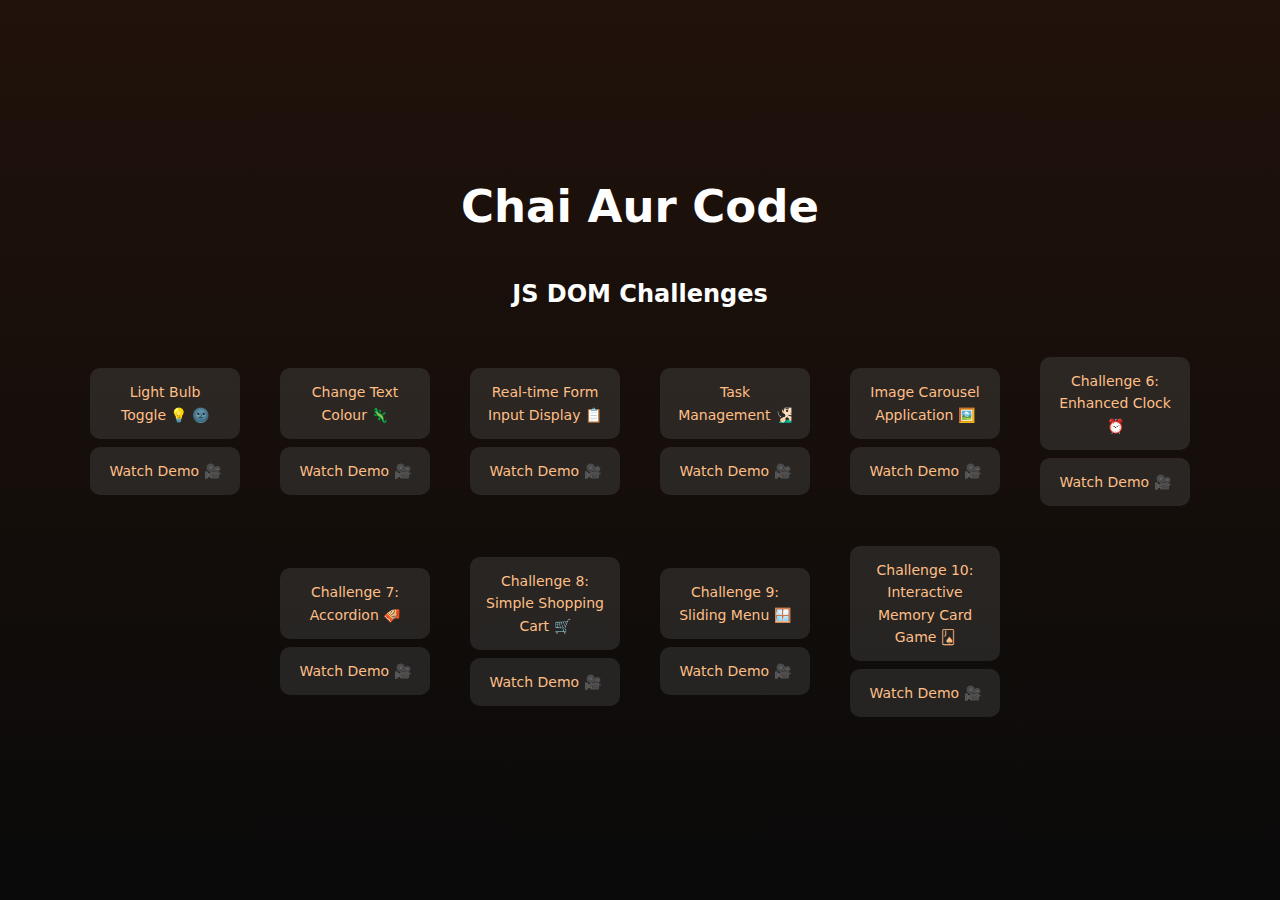
<file: index.html>
<!DOCTYPE html>
<html lang="en">

<head>
  <meta charset="UTF-8" />
  <meta name="viewport" content="width=device-width, initial-scale=1.0" />
  <title>JS DOM Challenges</title>
  <link rel="stylesheet" href="style.css" />
</head>

<body>
  <main class="main">
    <h1 class="heading">Chai Aur Code</h1>
    <h2>JS DOM Challenges</h2>

    <div class="btns">
      <div class="btn-group">
        <a href="./challenge-1/index.html">Light Bulb Toggle 💡 🌚</a>
        <a href="https://vimeo.com/1058105858" target="_blank" class="demo-link">Watch Demo 🎥</a>
      </div>

      <div class="btn-group">
        <a href="./challenge-2/index.html">Change Text Colour 🦎</a>
        <a href="https://vimeo.com/1058105879" target="_blank" class="demo-link">Watch Demo 🎥</a>
      </div>

      <div class="btn-group">
        <a href="./challenge-3/index.html">Real-time Form Input Display 📋</a>
        <a href="https://vimeo.com/1058105893" target="_blank" class="demo-link">Watch Demo 🎥</a>
      </div>

      <div class="btn-group">
        <a href="./challenge-4/index.html">Task Management 🧏🏻‍♂️</a>
        <a href="https://vimeo.com/1058105921" target="_blank" class="demo-link">Watch Demo 🎥</a>
      </div>

      <div class="btn-group">
        <a href="./challenge-5/index.html">Image Carousel Application 🖼️</a>
        <a href="https://vimeo.com/1058105933" target="_blank" class="demo-link">Watch Demo 🎥</a>
      </div>

      <div class="btn-group">
        <a href="./challenge-6/index.html">Challenge 6: Enhanced Clock ⏰</a>
        <a href="https://vimeo.com/1058699191" target="_blank" class="demo-link">Watch Demo 🎥</a>
      </div>

      <div class="btn-group">
        <a href="./challenge-7/index.html">Challenge 7: Accordion 🪗</a>
        <a href="https://vimeo.com/1058699234" target="_blank" class="demo-link">Watch Demo 🎥</a>
      </div>

      <div class="btn-group">
        <a href="./challenge-8/index.html">Challenge 8: Simple Shopping Cart 🛒</a>
        <a href="https://vimeo.com/1058699266" target="_blank" class="demo-link">Watch Demo 🎥</a>
      </div>

      <div class="btn-group">
        <a href="./challenge-9/index.html">Challenge 9: Sliding Menu 🪟</a>
        <a href="https://vimeo.com/1058699308" target="_blank" class="demo-link">Watch Demo 🎥</a>
      </div>

      <div class="btn-group">
        <a href="./challenge-10/index.html">Challenge 10: Interactive Memory Card Game 🂫</a>
        <a href="https://vimeo.com/1058699351" target="_blank" class="demo-link">Watch Demo 🎥</a>
      </div>
    </div>
  </main>
</body>

</html>
</file>
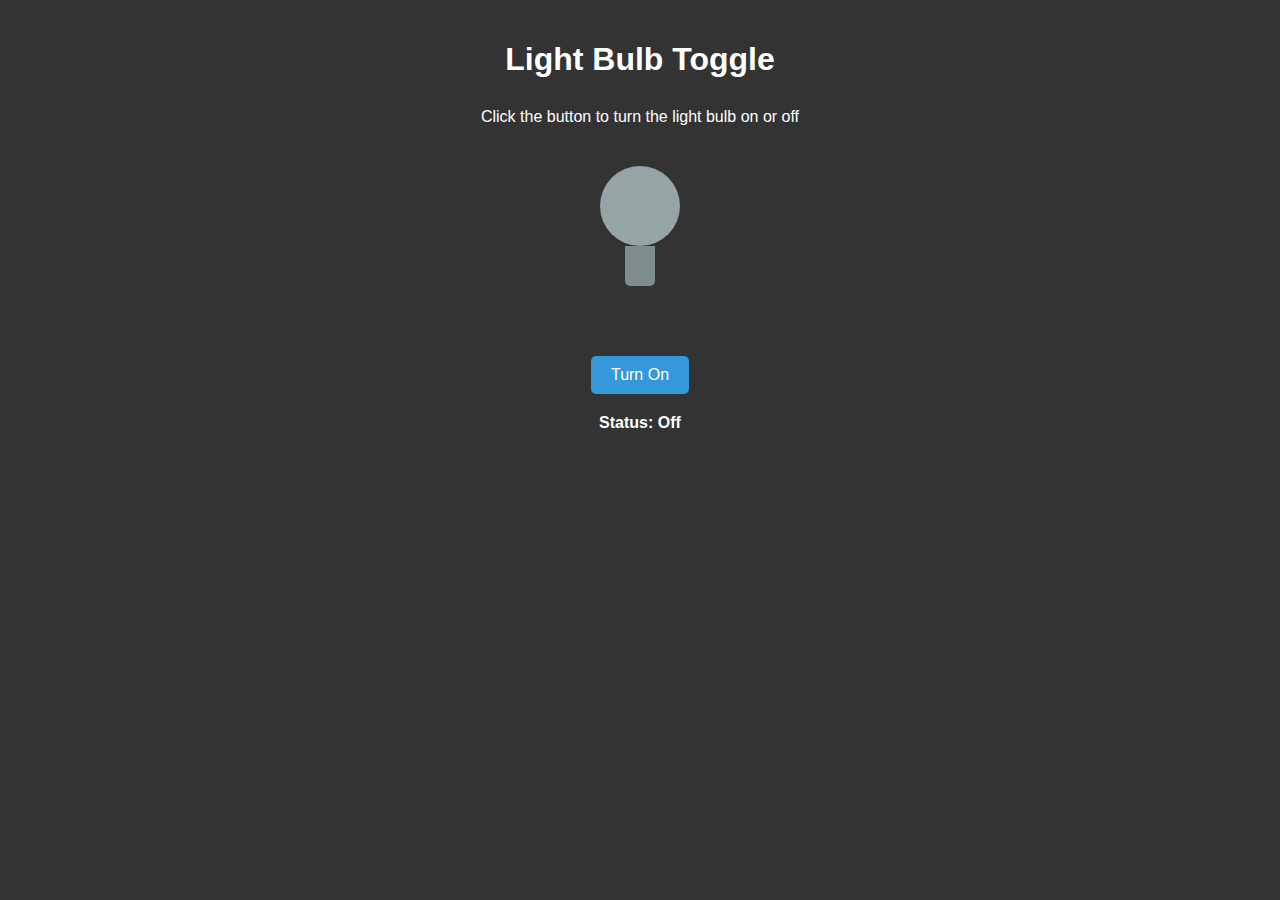
<file: challenge-1/index.html>
<!DOCTYPE html>
<html lang="en">
  <head>
    <meta charset="UTF-8" />
    <meta name="viewport" content="width=device-width, initial-scale=1.0" />
    <title>Light Bulb Toggle</title>
    <link rel="stylesheet" href="style.css" />
  </head>
  <body id="body" class="dark-mode">
    <h1>Light Bulb Toggle</h1>
    <p>Click the button to turn the light bulb on or off</p>

    <div class="bulb-container">
      <div id="bulb" class="bulb"></div>
      <div class="bulb-base"></div>
    </div>

    <button id="toggleButton">Turn On</button>

    <p id="status" class="switch-status">Status: Off</p>

    <script src="app.js"></script>
  </body>
</html>
</file>
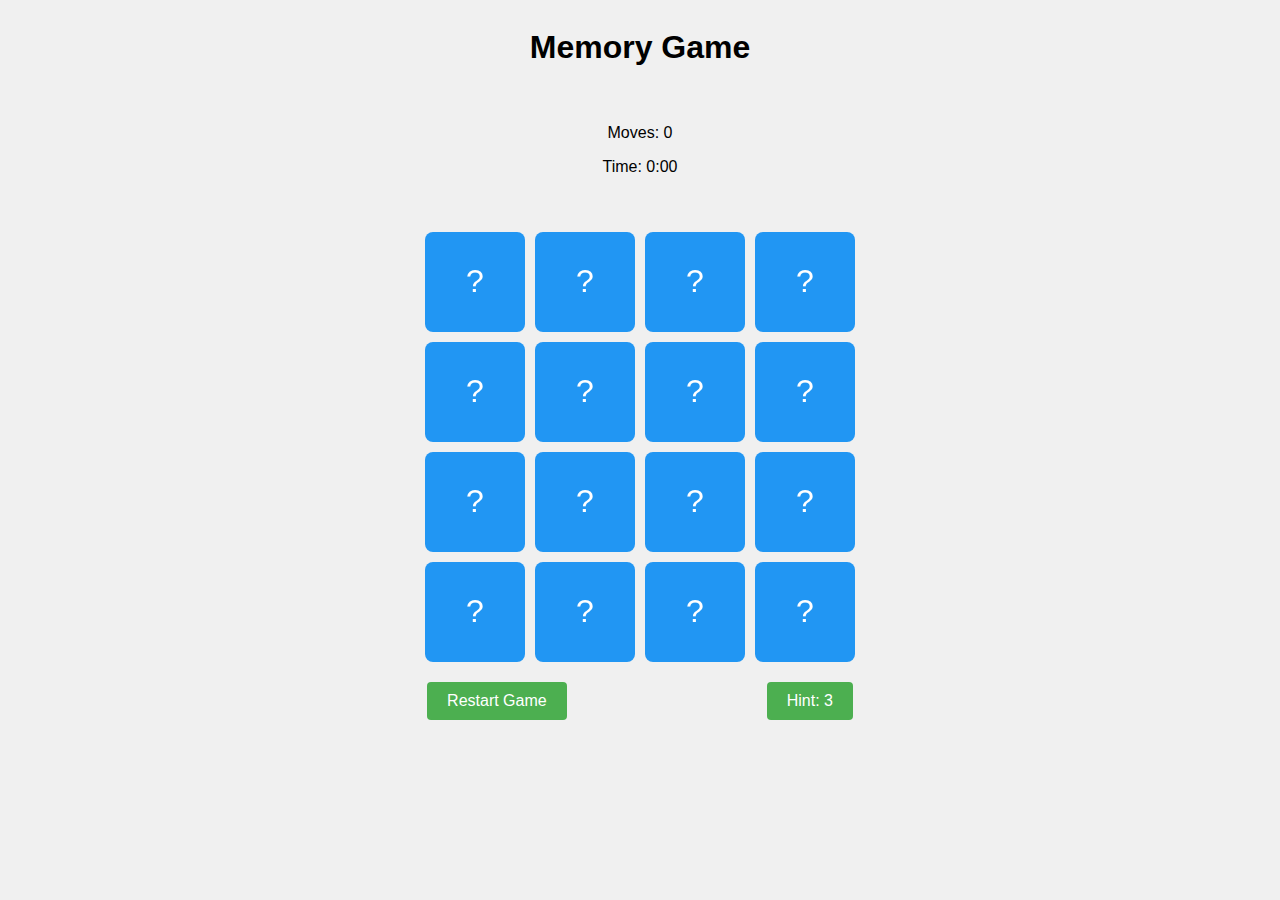
<file: challenge-10/index.html>
<!DOCTYPE html>
<html lang="en">

<head>
  <meta charset="UTF-8" />
  <meta name="viewport" content="width=device-width, initial-scale=1.0" />
  <title>Memory Card Game</title>
  <link rel="stylesheet" href="style.css" />
</head>

<body>
  <h1>Memory Game</h1>
  <div class="stats">
    <p>Moves: <span id="moves">0</span></p>
    <p>Time: <span id="time">0:00</span></p>
  </div>
  <div class="game-container" id="gameContainer"></div>
  <div class="btn-cont">
    <button onclick="restartGame()">Restart Game</button>
    <button onclick="helpGame()" id="hintBtn">Hint: 3</button>
  </div>

  <script src="app.js"></script>
</body>

</html>
</file>
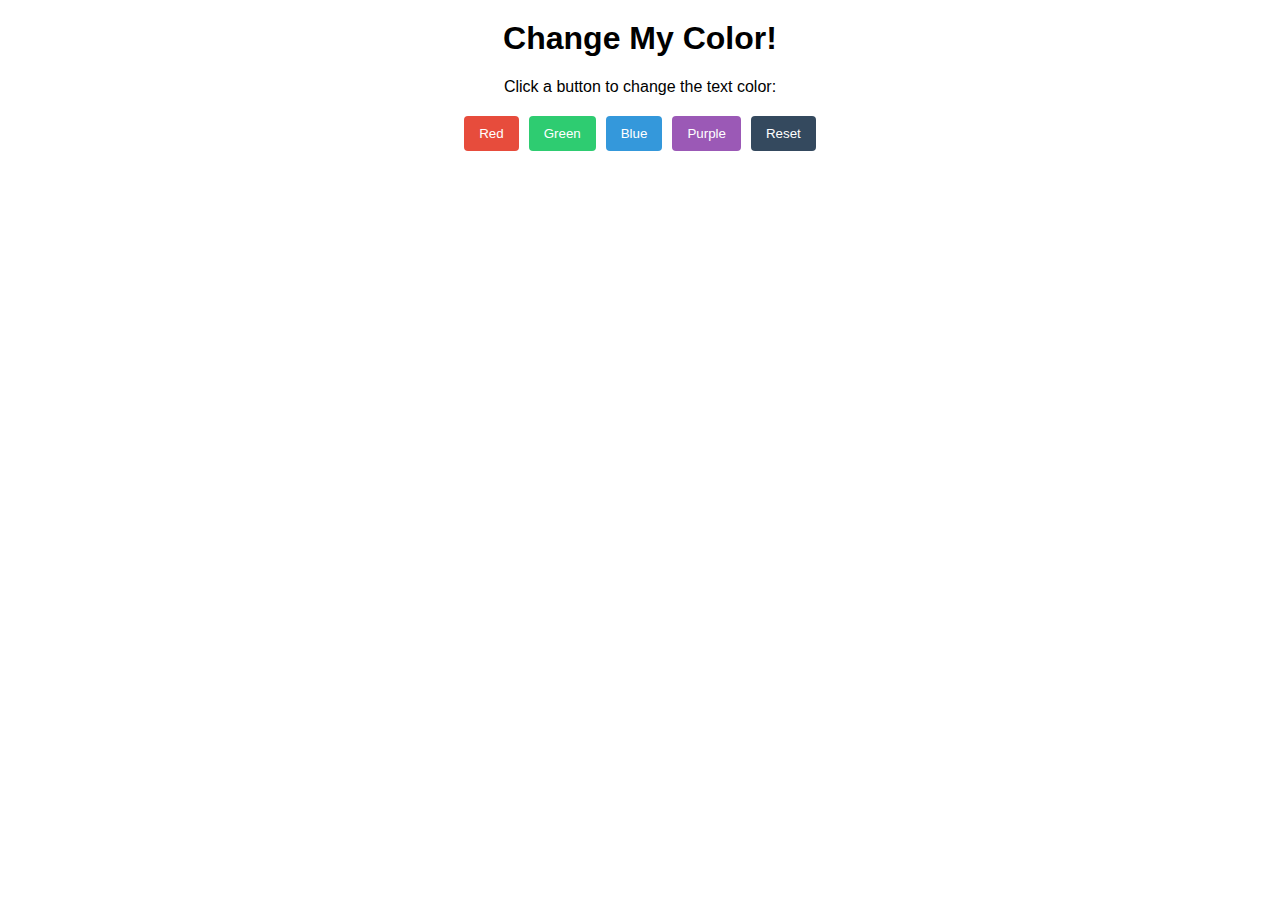
<file: challenge-2/index.html>
<html lang="en">
  <head>
    <meta charset="UTF-8" />
    <meta name="viewport" content="width=device-width, initial-scale=1.0" />
    <title>Change Text Color</title>
    <link rel="stylesheet" href="style.css" />
  </head>
  <body>
    <h1 id="mainHeading">Change My Color!</h1>
    <p>Click a button to change the text color:</p>

    <div class="color-buttons">
      <button id="red">Red</button>
      <button id="green">Green</button>
      <button id="blue">Blue</button>
      <button id="purple">Purple</button>
      <button id="reset">Reset</button>
    </div>

    <script src="app.js"></script>
  </body>
</html>
</file>
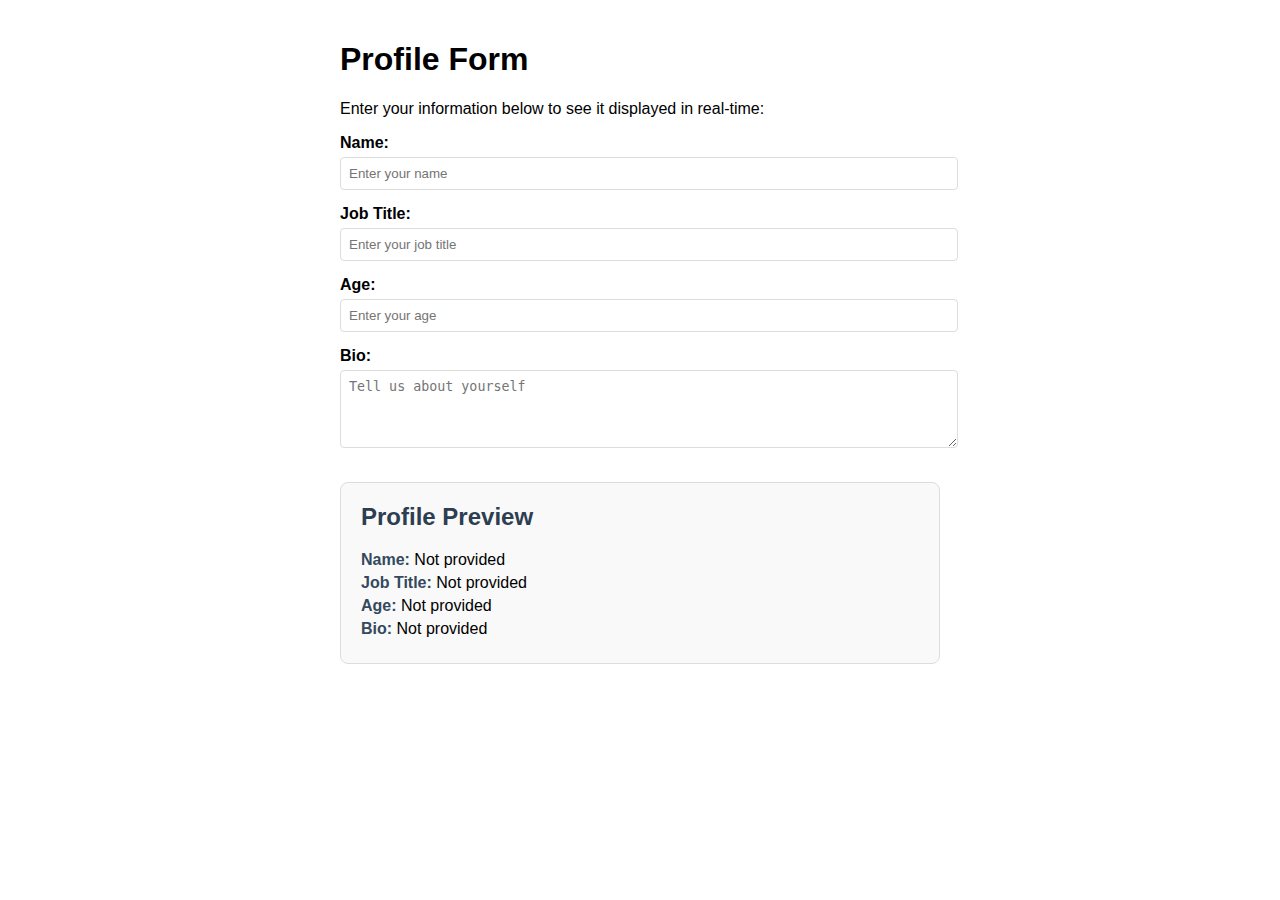
<file: challenge-3/index.html>
<!DOCTYPE html>
<html lang="en">

<head>
  <meta charset="UTF-8" />
  <meta name="viewport" content="width=device-width, initial-scale=1.0" />
  <title>Real-time Form Input Display</title>
  <link rel="stylesheet" href="style.css" />
</head>

<body>
  <h1>Profile Form</h1>
  <p>Enter your information below to see it displayed in real-time:</p>

  <div class="form-container">
    <div class="form-group">
      <label for="nameInput">Name:</label>
      <input type="text" id="name" placeholder="Enter your name" class="input" />
    </div>

    <div class="form-group">
      <label for="jobInput">Job Title:</label>
      <input type="text" id="job" placeholder="Enter your job title" class="input" />
    </div>

    <div class="form-group">
      <label for="ageInput">Age:</label>
      <input type="number" id="age" min="18" max="120" placeholder="Enter your age" class="input" />
    </div>

    <div class="form-group">
      <label for="bioInput">Bio:</label>
      <textarea id="bio" rows="4" placeholder="Tell us about yourself" class="input"></textarea>
    </div>
  </div>

  <div class="preview-card">
    <h2>Profile Preview</h2>
    <div class="profile-info">
      <p><strong>Name:</strong> <span id="nameDisplay">Not provided</span></p>
      <p>
        <strong>Job Title:</strong> <span id="jobDisplay">Not provided</span>
      </p>
      <p><strong>Age:</strong> <span id="ageDisplay">Not provided</span></p>
      <p><strong>Bio:</strong> <span id="bioDisplay">Not provided</span></p>
    </div>
  </div>

  <script src="app.js"></script>
</body>

</html>
</file>
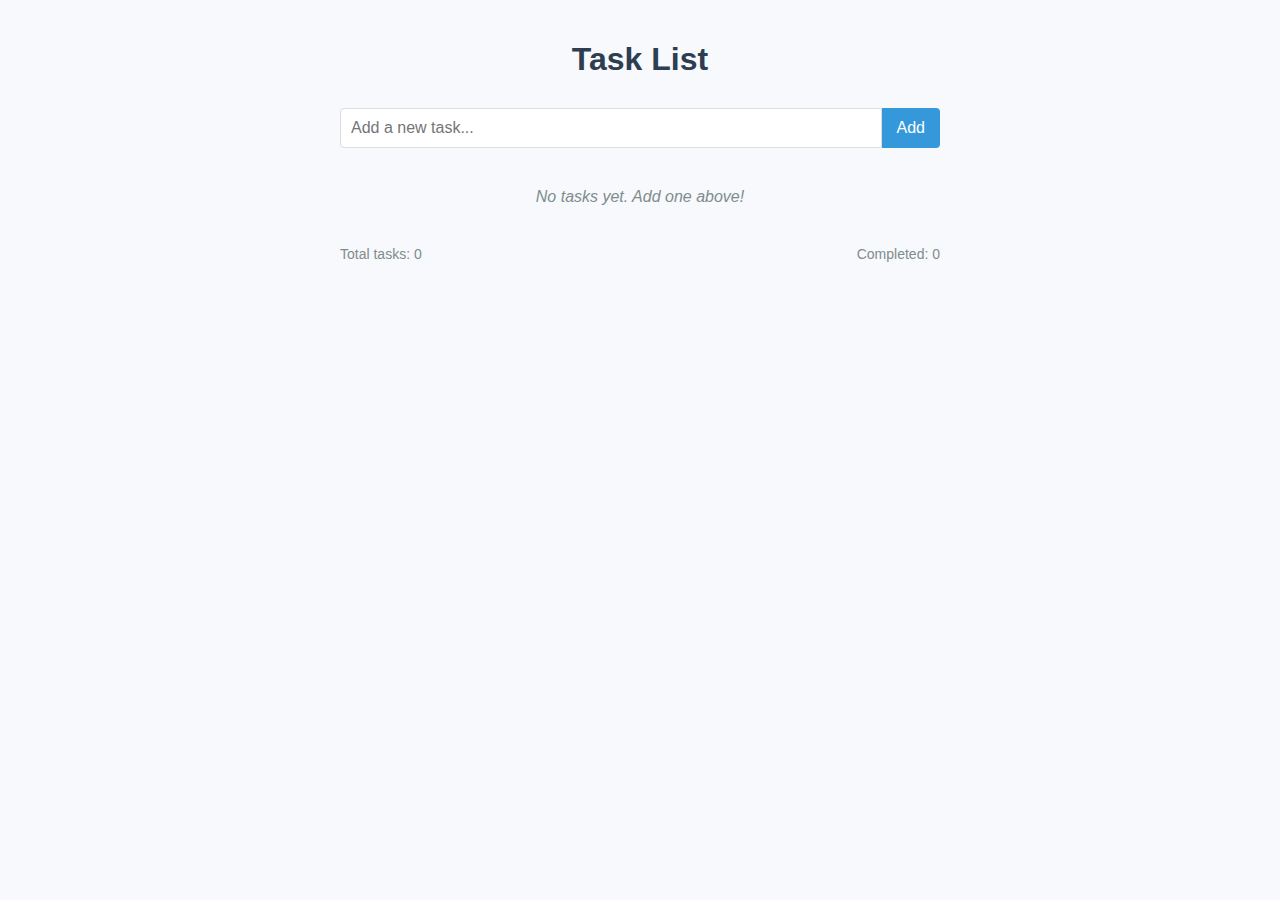
<file: challenge-4/index.html>
<!DOCTYPE html>
<html lang="en">

<head>
  <meta charset="UTF-8" />
  <meta name="viewport" content="width=device-width, initial-scale=1.0" />
  <title>Task List Application</title>
  <link rel="stylesheet" href="style.css" />
</head>

<body>
  <h1>Task List</h1>

  <div class="task-form">
    <input type="text" id="taskInput" class="task-input" placeholder="Add a new task..." />
    <button id="addButton" class="add-button">Add</button>
  </div>

  <ul id="taskList" class="task-list">
    <li class="empty-list">No tasks yet. Add one above!</li>
  </ul>

  <div class="task-stats">
    <span id="totalTasks">Total tasks: 0</span>
    <span id="completedTasks">Completed: 0</span>
  </div>
</body>
<script src="./app.js"></script>
</html>
</file>
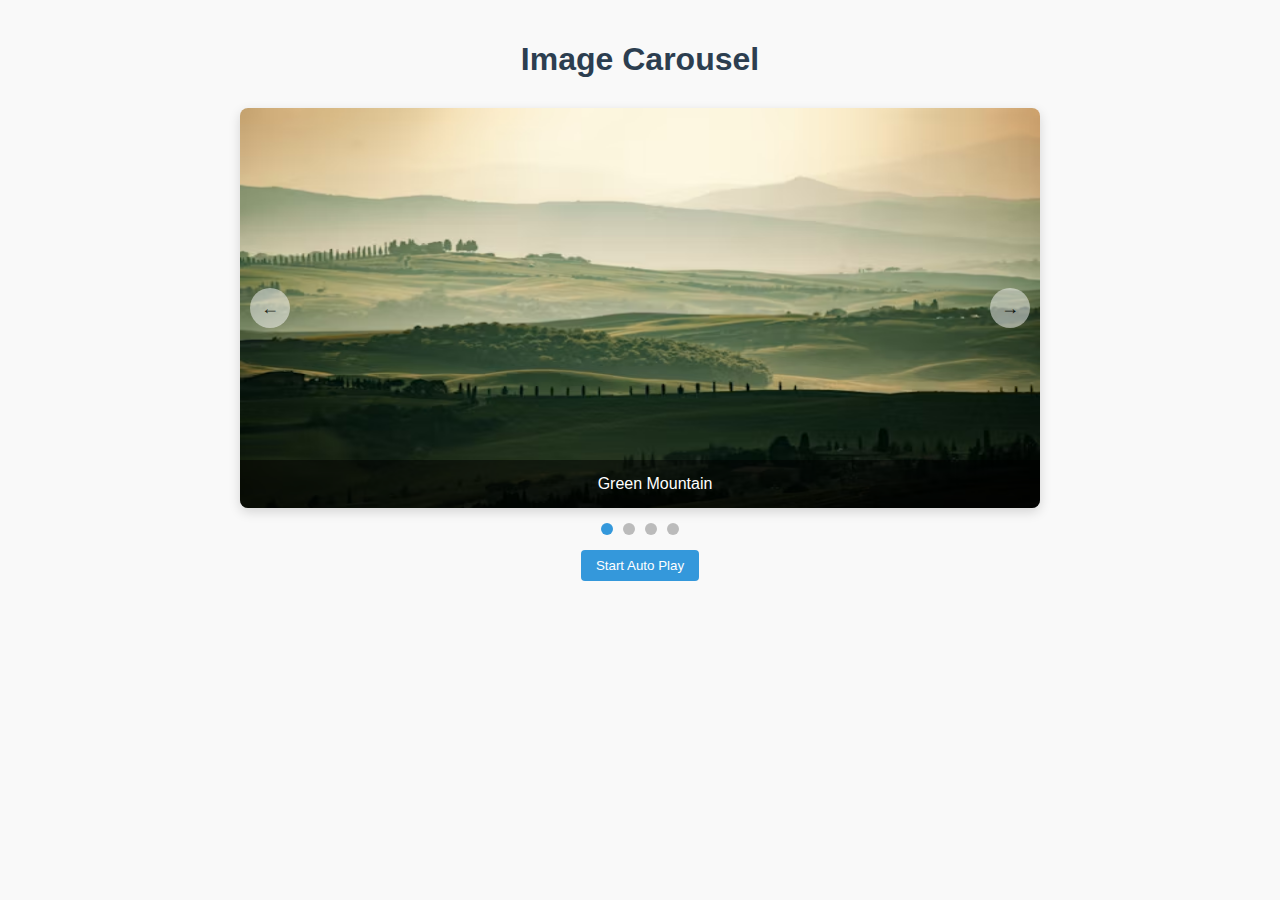
<file: challenge-5/index.html>
<!DOCTYPE html>
<html lang="en">

<head>
  <meta charset="UTF-8" />
  <meta name="viewport" content="width=device-width, initial-scale=1.0" />
  <title>Image Carousel</title>
  <link rel="stylesheet" href="style.css" />
</head>

<body>
  <h1>Image Carousel</h1>
  
  <div class="carousel-container" id="carousel">
    <div class="carousel-track" id="carouselTrack">
      <!-- Images will be added dynamically -->
      <img src="./Images/image1.avif" alt="" class="carousel-slide">
    </div>

    <div class="carousel-caption" id="caption">Green Mountain</div>

    <button class="carousel-button prev-button" id="prevButton">←</button>
    <button class="carousel-button next-button" id="nextButton">→</button>
  </div>

  <div class="carousel-nav" id="carouselNav">
     <div class="carousel-indicator active"></div>
     <div class="carousel-indicator"></div>
     <div class="carousel-indicator"></div>
     <div class="carousel-indicator"></div>
  </div>

  <div class="auto-play-control">
    <button class="auto-play-button" id="autoPlayButton">
      Start Auto Play
    </button>
    <span id="timerDisplay"></span>
  </div>

  <script src="app.js"></script>
</body>
</html>
</file>
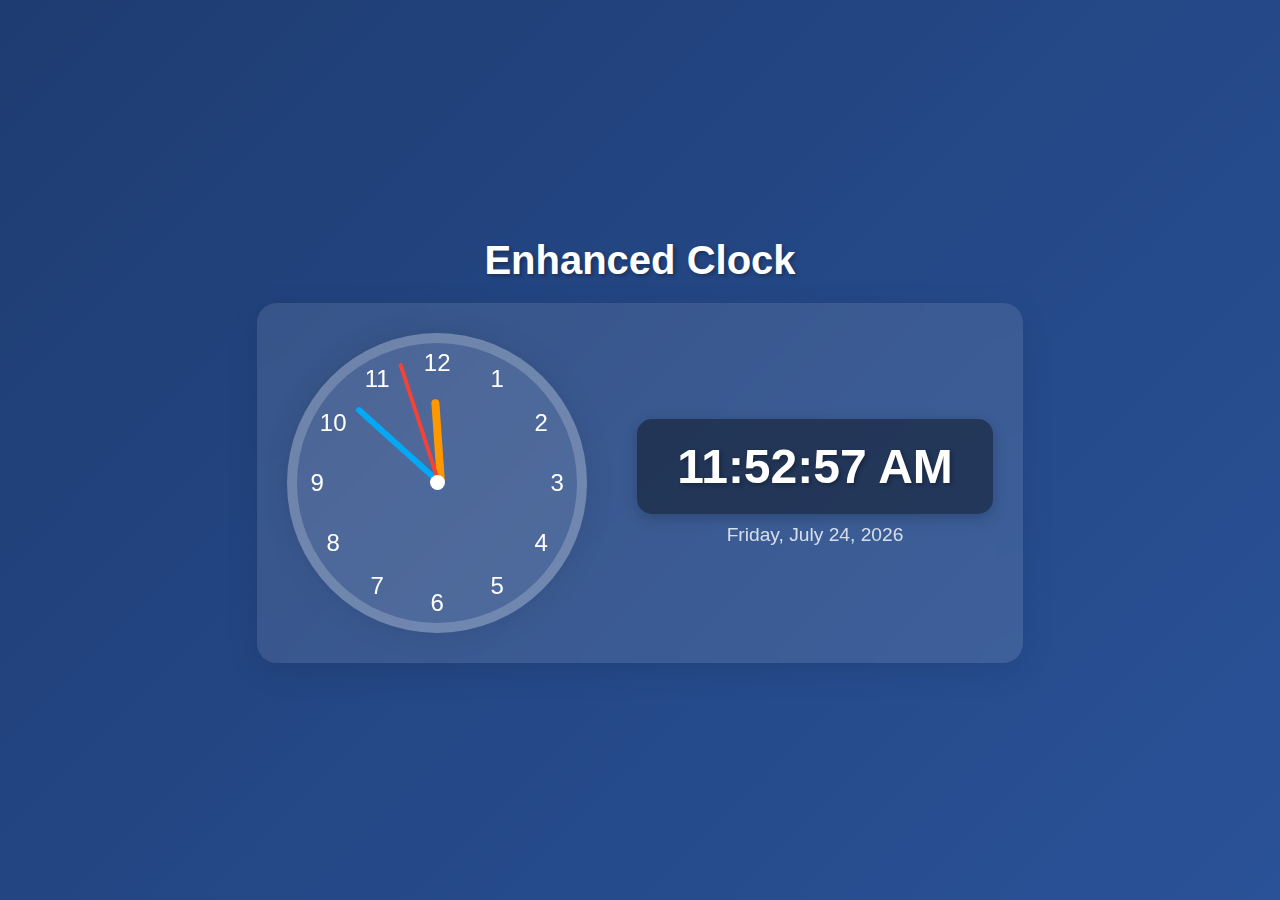
<file: challenge-6/index.html>
<!DOCTYPE html>
<html lang="en">

<head>
  <meta charset="UTF-8" />
  <meta name="viewport" content="width=device-width, initial-scale=1.0" />
  <title>Enhanced Digital & Analog Clock</title>
  <link rel="stylesheet" href="style.css" />
</head>

<body>
  <h2>Enhanced Clock</h2>

  <div class="container">
    <div class="clock">
      <div class="hand hour"></div>
      <div class="hand minute"></div>
      <div class="hand second"></div>
    </div>

    <div>
      <div class="digital-clock">00:00:00</div>
      <div class="date"></div>
    </div>
  </div>

  <script src="app.js"></script>
</body>

</html>
</file>
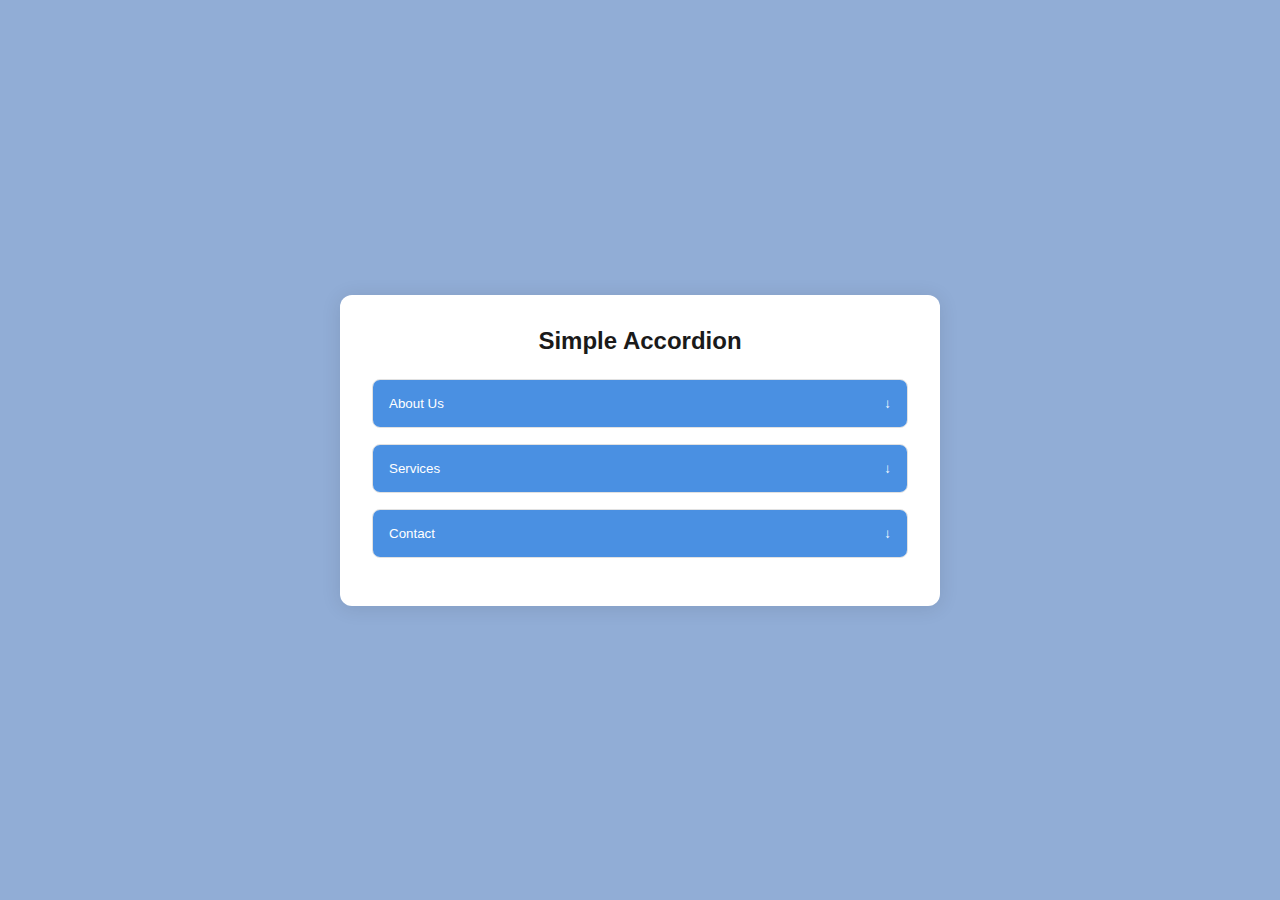
<file: challenge-7/index.html>
<!DOCTYPE html>
<html lang="en">

<head>
  <meta charset="UTF-8" />
  <meta name="viewport" content="width=device-width, initial-scale=1.0" />
  <title>Slick Accordion</title>
  <link rel="stylesheet" href="style.css" />
</head>

<body>
  <div class="container">
    <h2>Simple Accordion</h2>
    <div class="accordion">
      <div class="accordion-item">
        <button class="accordion-button">
          About Us
          <span class="arrow">↓</span>
        </button>
        <div class="accordion-content">
          <p>
            We are a company dedicated to creating amazing web experiences.
            Our team works tirelessly to bring you the best solutions.
          </p>
        </div>
      </div>

      <div class="accordion-item">
        <button class="accordion-button">
          Services
          <span class="arrow">↓</span>
        </button>
        <div class="accordion-content">
          <p>
            We offer web design, development, and consulting services to help
            your business grow online.
          </p>
        </div>
      </div>

      <div class="accordion-item">
        <button class="accordion-button">
          Contact
          <span class="arrow">↓</span>
        </button>
        <div class="accordion-content">
          <p>
            Get in touch with us through email or phone. We're always happy to
            help with your projects.
          </p>
        </div>
      </div>
    </div>
  </div>

  <script src="app.js"></script>
</body>

</html>
</file>
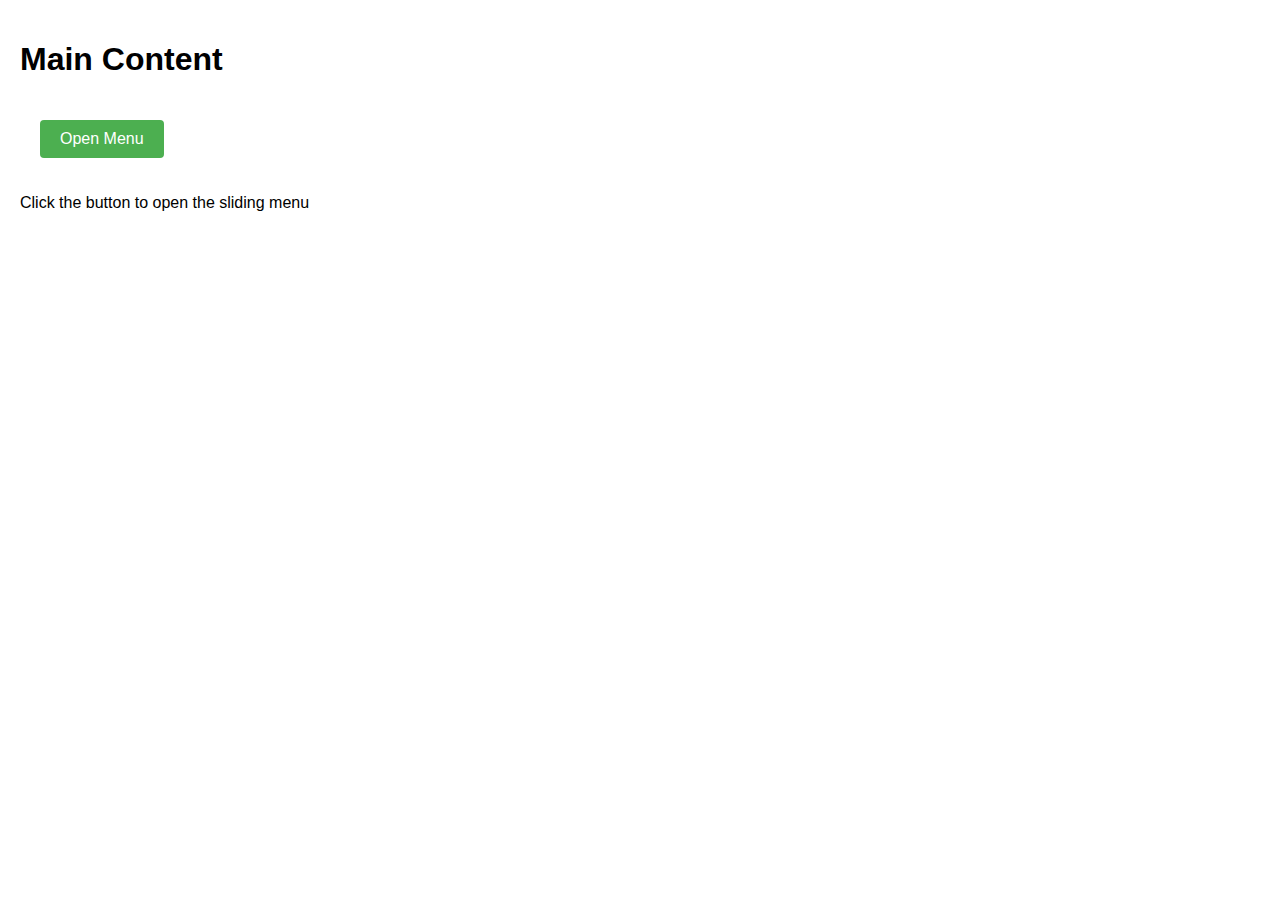
<file: challenge-9/index.html>
<!DOCTYPE html>
<html lang="en">

<head>
  <meta charset="UTF-8" />
  <meta name="viewport" content="width=device-width, initial-scale=1.0" />
  <title>Sliding Menu</title>
  <link rel="stylesheet" href="style.css" />
</head>

<body>
  <div class="content">
    <h1>Main Content</h1>
    <button class="toggle-btn">Open Menu</button>
    <p>Click the button to open the sliding menu</p>
  </div>

  <div class="panel">
    <button class="close-btn">X</button>
    <h2>Menu Items</h2>
    <div class="menu-item">Home</div>
    <div class="menu-item">About</div>
    <div class="menu-item">Services</div>
    <div class="menu-item">Contact</div>
  </div>

  <script src="app.js"></script>
</body>

</html>
</file>
<file: style.css>
* {
  margin: 0;
  padding: 0;
  box-sizing: border-box;
}

body {
  font-family: system-ui, -apple-system, BlinkMacSystemFont, 'Segoe UI', Roboto,
    Oxygen, Ubuntu, Cantarell, sans-serif;
  line-height: 1.6;
  color: white;
  background-color: #0a0a0a;
}

.main {
  background: linear-gradient(180deg,
      rgba(236, 89, 21, 0.1) 0%,
      transparent 100%);
  min-height: 100vh;
  padding: 2rem;
  display: flex;
  flex-direction: column;
  justify-content: center;
  align-items: center;
  gap: 2rem;
}

.heading {
  font-weight: 600;
  font-size: 45px;
}

.btns {
  display: flex;
  flex-wrap: wrap;
  justify-content: center;
  gap: 1rem;
}

.btn-group {
  display: flex;
  flex-direction: column;
  justify-content: center;
  align-items: center;
  gap: 0.5rem;
  margin: 12px;
  border-radius: 12px;
}

.btns a {
  text-decoration: none;
  color: #ffbf86;
  background: rgba(231, 255, 253, 0.1);
  padding: 0.8rem 1rem;
  border-radius: 10px;
  font-size: 14px;
  width: 150px;
  text-align: center;
  transition: background 0.3s ease;
}

.btns a:hover {
  background: rgba(231, 255, 253, 0.2);
}

.demo-link {
  font-size: 12px;
  background: rgba(255, 255, 255, 0.1);
  color: #80c4ff;
  padding: 0.5rem 1rem;
  border-radius: 8px;
}

.demo-link:hover {
  background: rgba(255, 255, 255, 0.2);
}
</file>
<file: challenge-1/style.css>
body {
  font-family: Arial, sans-serif;
  max-width: 600px;
  margin: 0 auto;
  padding: 20px;
  text-align: center;
  background-color: #f5f5f5;
  transition: background-color 0.3s ease;
}

.dark-mode {
  background-color: #333;
  color: white;
}

h1 {
  margin-bottom: 30px;
}

.bulb-container {
  margin: 40px auto;
  position: relative;
  width: 100px;
  height: 150px;
}

.bulb {
  width: 80px;
  height: 80px;
  background-color: #95a5a6;
  border-radius: 50%;
  position: absolute;
  top: 0;
  left: 50%;
  transform: translateX(-50%);
  transition: all 0.3s ease;
}

.bulbon {
  background-color: yellow;
  box-shadow: 1px 1px 60px 30px yellow;
  border: 1px solid #7f8c8d;
}

.bulb-base {
  width: 30px;
  height: 40px;
  background-color: #7f8c8d;
  position: absolute;
  top: 80px;
  left: 50%;
  transform: translateX(-50%);
  border-radius: 0 0 5px 5px;
}

button {
  padding: 10px 20px;
  background-color: #3498db;
  color: white;
  border: none;
  border-radius: 5px;
  cursor: pointer;
  font-size: 16px;
  transition: background-color 0.3s;
}

button:hover {
  background-color: #2980b9;
}

.switch-status {
  margin-top: 20px;
  font-weight: bold;
}
</file>
<file: challenge-10/style.css>
body {
  font-family: Arial, sans-serif;
  display: flex;
  flex-direction: column;
  align-items: center;
  background: #f0f0f0;
}

.game-container {
  display: grid;
  grid-template-columns: repeat(4, 1fr);
  gap: 10px;
  margin: 20px;
  perspective: 1000px;
}

.card {
  width: 100px;
  height: 100px;
  position: relative;
  transform-style: preserve-3d;
  transition: transform 0.5s;
  cursor: pointer;
}

.card.flipped {
  transform: rotateY(180deg);
}

.card-front,
.card-back {
  position: absolute;
  width: 100%;
  height: 100%;
  backface-visibility: hidden;
  display: flex;
  align-items: center;
  justify-content: center;
  font-size: 2em;
  border-radius: 8px;
}

.card-front {
  background: #2196f3;
  color: white;
}

.card-back {
  background: white;
  transform: rotateY(180deg);
  border: 2px solid #2196f3;
}

.stats {
  margin: 20px;
  text-align: center;
}

button {
  padding: 10px 20px;
  font-size: 1em;
  cursor: pointer;
  background: #4caf50;
  color: white;
  border: none;
  border-radius: 4px;
}

.btn-cont {
  display: flex;
  gap: 200px;
}
</file>
<file: challenge-2/style.css>
body {
  font-family: Arial, sans-serif;
  max-width: 600px;
  margin: 0 auto;
  padding: 20px;
  text-align: center;
}

h1 {
  transition: color 0.3s ease;
}

.color-buttons {
  display: flex;
  justify-content: center;
  gap: 10px;
  margin: 20px 0;
}

button {
  padding: 10px 15px;
  border: none;
  border-radius: 4px;
  cursor: pointer;
  color: white;
}

#red {
  background-color: #e74c3c;
}

#green {
  background-color: #2ecc71;
}

#blue {
  background-color: #3498db;
}

#purple {
  background-color: #9b59b6;
}

#reset {
  background-color: #34495e;
}
</file>
<file: challenge-3/style.css>
body {
  font-family: Arial, sans-serif;
  max-width: 600px;
  margin: 0 auto;
  padding: 20px;
}

.form-group {
  margin-bottom: 15px;
}

label {
  display: block;
  margin-bottom: 5px;
  font-weight: bold;
}

input,
textarea,
select {
  width: 100%;
  padding: 8px;
  border: 1px solid #ddd;
  border-radius: 4px;
}

.preview-card {
  margin-top: 30px;
  border: 1px solid #ddd;
  border-radius: 8px;
  padding: 20px;
  background-color: #f9f9f9;
}

h2 {
  margin-top: 0;
  color: #2c3e50;
}

.profile-info p {
  margin: 5px 0;
}

.profile-info strong {
  color: #34495e;
}
</file>
<file: challenge-4/style.css>
body {
  font-family: 'Segoe UI', Tahoma, Geneva, Verdana, sans-serif;
  max-width: 600px;
  margin: 0 auto;
  padding: 20px;
  background-color: #f7f9fc;
}

h1 {
  color: #2c3e50;
  text-align: center;
  margin-bottom: 30px;
}

.task-form {
  display: flex;
  margin-bottom: 20px;
}

.task-input {
  flex: 1;
  padding: 10px;
  font-size: 16px;
  border: 1px solid #ddd;
  border-radius: 4px 0 0 4px;
}

.add-button {
  padding: 10px 15px;
  background-color: #3498db;
  color: white;
  border: none;
  border-radius: 0 4px 4px 0;
  cursor: pointer;
  font-size: 16px;
}

.add-button:hover {
  background-color: #2980b9;
}

.task-list {
  list-style: none;
  padding: 0;
}

.task-item {
  display: flex;
  align-items: center;
  padding: 12px 15px;
  background-color: white;
  border-radius: 4px;
  margin-bottom: 10px;
  box-shadow: 0 2px 5px rgba(0, 0, 0, 0.1);
  animation: fadeIn 0.3s ease;
}

@keyframes fadeIn {
  from {
    opacity: 0;
    transform: translateY(-10px);
  }

  to {
    opacity: 1;
    transform: translateY(0);
  }
}

.task-text {
  flex: 1;
  margin-left: 10px;
}

.complete-checkbox {
  width: 18px;
  height: 18px;
  cursor: pointer;
}

.task-item.completed .task-text {
  text-decoration: line-through;
  color: #95a5a6;
}

.delete-button {
  background-color: #e74c3c;
  color: white;
  border: none;
  border-radius: 4px;
  padding: 5px 10px;
  cursor: pointer;
  font-size: 14px;
  opacity: 0.8;
  transition: opacity 0.2s;
}

.delete-button:hover {
  opacity: 1;
}

.empty-list {
  text-align: center;
  color: #7f8c8d;
  font-style: italic;
  padding: 20px;
}

.task-stats {
  display: flex;
  justify-content: space-between;
  margin-top: 20px;
  color: #7f8c8d;
  font-size: 14px;
}
</file>
<file: challenge-5/style.css>
body {
  font-family: 'Segoe UI', Tahoma, Geneva, Verdana, sans-serif;
  max-width: 800px;
  margin: 0 auto;
  padding: 20px;
  background-color: #f9f9f9;
  color: #333;
}

h1 {
  text-align: center;
  margin-bottom: 30px;
  color: #2c3e50;
}

.carousel-container {
  position: relative;
  width: 100%;
  height: 400px;
  overflow: hidden;
  border-radius: 8px;
  box-shadow: 0 4px 12px rgba(0, 0, 0, 0.15);
}

.carousel-track {
  display: flex;
  transition: transform 0.5s ease-in-out;
  height: 100%;
}

.carousel-slide {
  min-width: 100%;
  height: 100%;
  background-position: center;
  background-size: cover;
  background-repeat: no-repeat;
}

.carousel-caption {
  position: absolute;
  bottom: 0;
  left: 0;
  width: 100%;
  background-color: rgba(0, 0, 0, 0.5);
  color: white;
  padding: 15px;
  text-align: center;
}

.carousel-nav {
  display: flex;
  justify-content: center;
  margin-top: 15px;
}

.carousel-indicator {
  width: 12px;
  height: 12px;
  border-radius: 50%;
  background-color: #bbb;
  margin: 0 5px;
  cursor: pointer;
  transition: background-color 0.3s;
}

.carousel-indicator.active {
  background-color: #3498db;
}

.carousel-button {
  position: absolute;
  top: 50%;
  transform: translateY(-50%);
  background-color: rgba(255, 255, 255, 0.7);
  border: none;
  width: 40px;
  height: 40px;
  border-radius: 50%;
  font-size: 18px;
  cursor: pointer;
  display: flex;
  align-items: center;
  justify-content: center;
  opacity: 0.7;
  transition: opacity 0.3s;
}

.carousel-button:hover {
  opacity: 1;
}

.prev-button {
  left: 10px;
}

.next-button {
  right: 10px;
}

.auto-play-control {
  display: flex;
  justify-content: center;
  align-items: center;
  margin-top: 15px;
}

.auto-play-button {
  background-color: #3498db;
  color: white;
  border: none;
  padding: 8px 15px;
  border-radius: 4px;
  cursor: pointer;
  margin: 0 10px;
}

.auto-play-button:hover {
  background-color: #2980b9;
}
</file>
<file: challenge-6/style.css>
* {
  margin: 0;
  padding: 0;
  box-sizing: border-box;
  font-family: 'Segoe UI', Tahoma, Geneva, Verdana, sans-serif;
}

body {
  display: flex;
  flex-direction: column;
  align-items: center;
  justify-content: center;
  min-height: 100vh;
  background: linear-gradient(135deg, #1e3c72, #2a5298);
  color: white;
  padding: 20px;
}

.container {
  display: flex;
  flex-direction: column;
  align-items: center;
  gap: 30px;
  background: rgba(255, 255, 255, 0.1);
  padding: 30px;
  border-radius: 20px;
  backdrop-filter: blur(10px);
  box-shadow: 0 8px 32px rgba(0, 0, 0, 0.1);
}

h2 {
  font-size: 2.5rem;
  margin-bottom: 20px;
  text-shadow: 2px 2px 4px rgba(0, 0, 0, 0.3);
}

.clock {
  width: 300px;
  height: 300px;
  position: relative;
  background: rgba(255, 255, 255, 0.1);
  border: 10px solid rgba(255, 255, 255, 0.2);
  border-radius: 50%;
  display: flex;
  align-items: center;
  justify-content: center;
  box-shadow: 0 0 30px rgba(0, 0, 0, 0.1);
}

.clock::before {
  content: '';
  position: absolute;
  width: 15px;
  height: 15px;
  background: white;
  border-radius: 50%;
  z-index: 10;
}

.clock .number {
  position: absolute;
  width: 100%;
  height: 100%;
  text-align: center;
  transform: rotate(var(--rotation));
  font-size: 1.5rem;
  padding: 18px;
}

.clock .number span {
  display: inline-block;
  transform: rotate(calc(var(--rotation) * -1));
}

.hand {
  position: absolute;
  bottom: 50%;
  transform-origin: bottom;
  border-radius: 4px;
  transform: translateX(-50%) rotate(0deg);
  transition: transform 0.2s cubic-bezier(0.4, 2.08, 0.55, 0.44);
}

.hour {
  width: 8px;
  height: 30%;
  background: #ff9800;
  left: 50%;
}

.minute {
  width: 6px;
  height: 40%;
  background: #03a9f4;
  left: 50%;
}

.second {
  width: 4px;
  height: 45%;
  background: #f44336;
  left: 50%;
}

.digital-clock {
  font-size: 3rem;
  font-weight: bold;
  padding: 20px 40px;
  background: rgba(0, 0, 0, 0.4);
  border-radius: 15px;
  min-width: 300px;
  text-align: center;
  box-shadow: 0 4px 15px rgba(0, 0, 0, 0.2);
  text-shadow: 2px 2px 4px rgba(0, 0, 0, 0.3);
}

.date {
  font-size: 1.2rem;
  margin-top: 10px;
  opacity: 0.8;
  text-align: center;
}

@media (min-width: 768px) {
  .container {
    flex-direction: row;
    gap: 50px;
  }
}
</file>
<file: challenge-7/style.css>
* {
  margin: 0;
  padding: 0;
  box-sizing: border-box;
  font-family: 'Arial', sans-serif;
}

body {
  min-height: 100vh;
  display: grid;
  place-items: center;
  background: #91add6;
}

.container {
  width: 90%;
  max-width: 600px;
  background: white;
  padding: 2rem;
  border-radius: 12px;
  box-shadow: 0 2px 20px rgba(0, 0, 0, 0.1);
}

h2 {
  color: #1a1a1a;
  margin-bottom: 1.5rem;
  font-size: 1.5rem;
  text-align: center;
}

.accordion-item {
  background: white;
  margin-bottom: 1rem;
  border-radius: 8px;
  overflow: hidden;
  border: 1px solid #e1e1e1;
}

.accordion-button {
  width: 100%;
  padding: 1rem;
  background: #4a90e2;
  color: white;
  border: none;
  text-align: left;
  display: flex;
  justify-content: space-between;
  align-items: center;
  cursor: pointer;
  transition: 0.3s ease;
}

.accordion-button:hover {
  background: #357abd;
}

.accordion-content {
  max-height: 0;
  padding: 0 1rem;
  background: white;
  overflow: hidden;
  transition: all 0.3s ease-out;
}

.accordion-content p {
  padding: 1rem 0;
  color: #666;
  line-height: 1.5;
}

.arrow {
  transition: transform 0.3s ease;
}

.active .arrow {
  transform: rotate(180deg);
}

.active .accordion-content {
  max-height: 200px;
}

/* .changeHeight {
  max-height: 200px;
}
.arrowChange {
  transform: rotate(180deg);
} */
</file>
<file: challenge-9/style.css>
body {
  margin: 0;
  font-family: Arial, sans-serif;
}

.panel {
  position: fixed;
  top: 0;
  right: -360px;
  width: 300px;
  height: 100%;
  background: #f1f1f1;
  transition: all 0.3s ease;
  padding: 20px;
  box-shadow: -2px 0 5px rgba(0, 0, 0, 0.2);
}

.panel.active {
  right: 0;
}

.toggle-btn {
  padding: 10px 20px;
  background: #4caf50;
  color: white;
  border: none;
  border-radius: 4px;
  cursor: pointer;
  margin: 20px;
  font-size: 16px;
}

.toggle-btn:hover {
  background: #45a049;
}

.close-btn {
  position: absolute;
  top: 10px;
  right: 10px;
  padding: 5px 10px;
  background: #ff4444;
  color: white;
  border: none;
  border-radius: 4px;
  cursor: pointer;
}

.close-btn:hover {
  background: #ff0000;
}

.menu-item {
  padding: 15px;
  margin: 5px 0;
  background: white;
  cursor: pointer;
  border-radius: 4px;
  transition: background 0.2s;
}

.menu-item:hover {
  background: #e0e0e0;
}

.content {
  padding: 20px;
}
</file>
